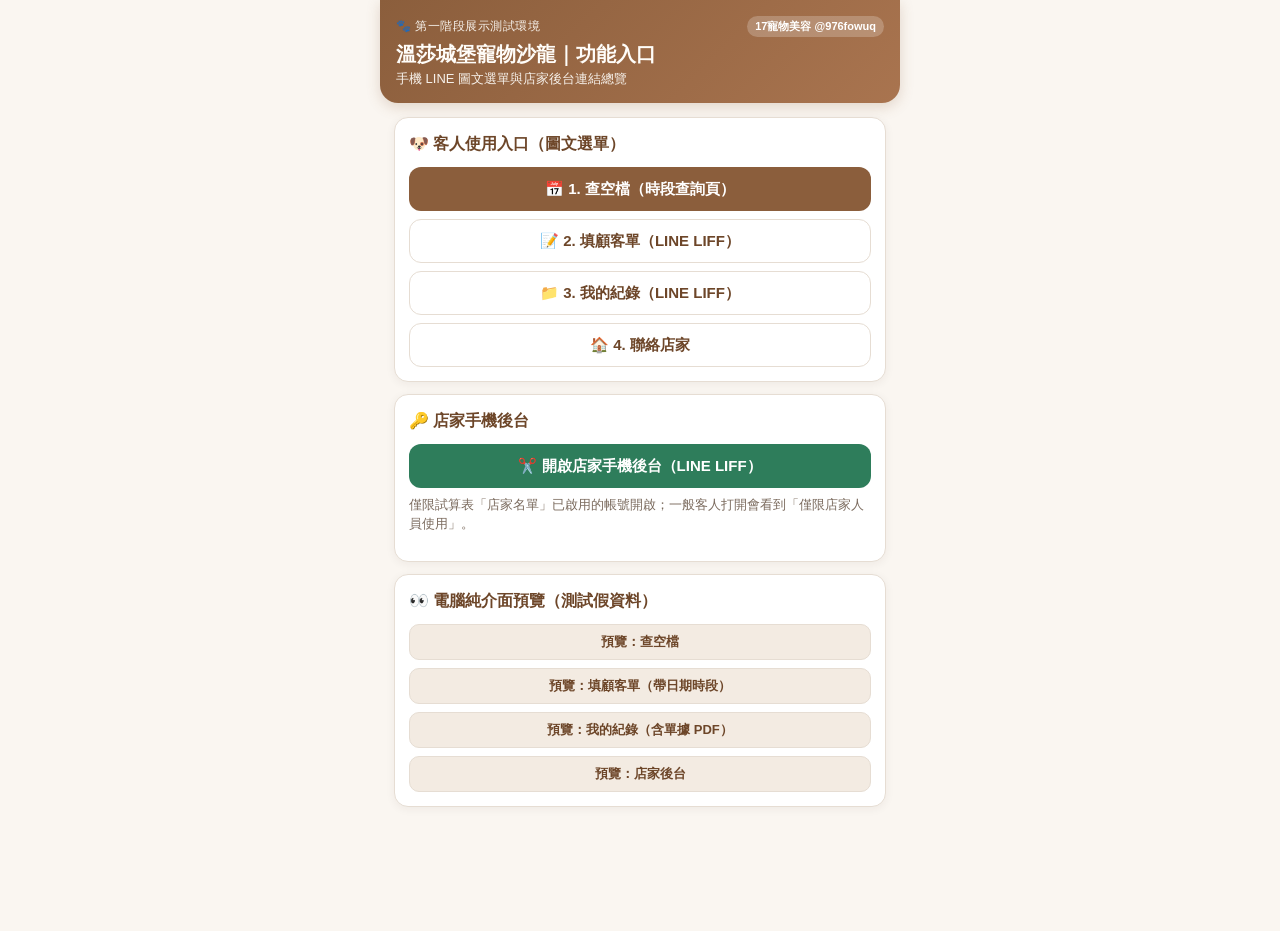
<file: index.html>
<!DOCTYPE html>
<html lang="zh-Hant-TW">
<head>
  <meta charset="UTF-8">
  <meta name="viewport" content="width=device-width, initial-scale=1.0">
  <title>17寵物美容測試站｜溫莎城堡寵物沙龍</title>
  <link rel="stylesheet" href="./shared/common.css">
</head>
<body>
  <div class="app-shell">
    <header class="app-header">
      <div class="header-top">
        <span class="brand-tag">🐾 第一階段展示測試環境</span>
        <span class="mock-badge">17寵物美容 @976fowuq</span>
      </div>
      <h1 class="header-title">溫莎城堡寵物沙龍｜功能入口</h1>
      <p class="header-sub">手機 LINE 圖文選單與店家後台連結總覽</p>
    </header>

    <main class="page-body">
      <div class="card">
        <h2 class="card-title">🐶 客人使用入口（圖文選單）</h2>
        <div class="btn-row" style="flex-direction: column;">
          <a class="btn btn-primary" href="./liff/pet-slots/">📅 1. 查空檔（時段查詢頁）</a>
          <a class="btn btn-outline" href="https://liff.line.me/2012766085-snrHWolN">📝 2. 填顧客單（LINE LIFF）</a>
          <a class="btn btn-outline" href="https://liff.line.me/2012766085-NLzSCnBq">📁 3. 我的紀錄（LINE LIFF）</a>
          <a class="btn btn-outline" href="./info/">🏠 4. 聯絡店家</a>
        </div>
      </div>

      <div class="card">
        <h2 class="card-title">🔑 店家手機後台</h2>
        <div class="btn-row" style="flex-direction: column;">
          <a class="btn btn-green" href="https://liff.line.me/2012766085-eJj990Rh">✂️ 開啟店家手機後台（LINE LIFF）</a>
        </div>
        <p class="field-hint" style="margin-top: 8px;">僅限試算表「店家名單」已啟用的帳號開啟；一般客人打開會看到「僅限店家人員使用」。</p>
      </div>

      <div class="card">
        <h2 class="card-title">👀 電腦純介面預覽（測試假資料）</h2>
        <div class="btn-row" style="flex-direction: column;">
          <a class="btn btn-secondary btn-sm" href="./liff/pet-slots/?mock=1">預覽：查空檔</a>
          <a class="btn btn-secondary btn-sm" href="./liff/pet-form/?mock=1&date=2026-12-01&time=14%3A00">預覽：填顧客單（帶日期時段）</a>
          <a class="btn btn-secondary btn-sm" href="./liff/pet-records/?mock=1">預覽：我的紀錄（含單據 PDF）</a>
          <a class="btn btn-secondary btn-sm" href="./liff/pet-staff/?mock=1&role=staff">預覽：店家後台</a>
        </div>
      </div>
    </main>
  </div>
</body>
</html>
</file>
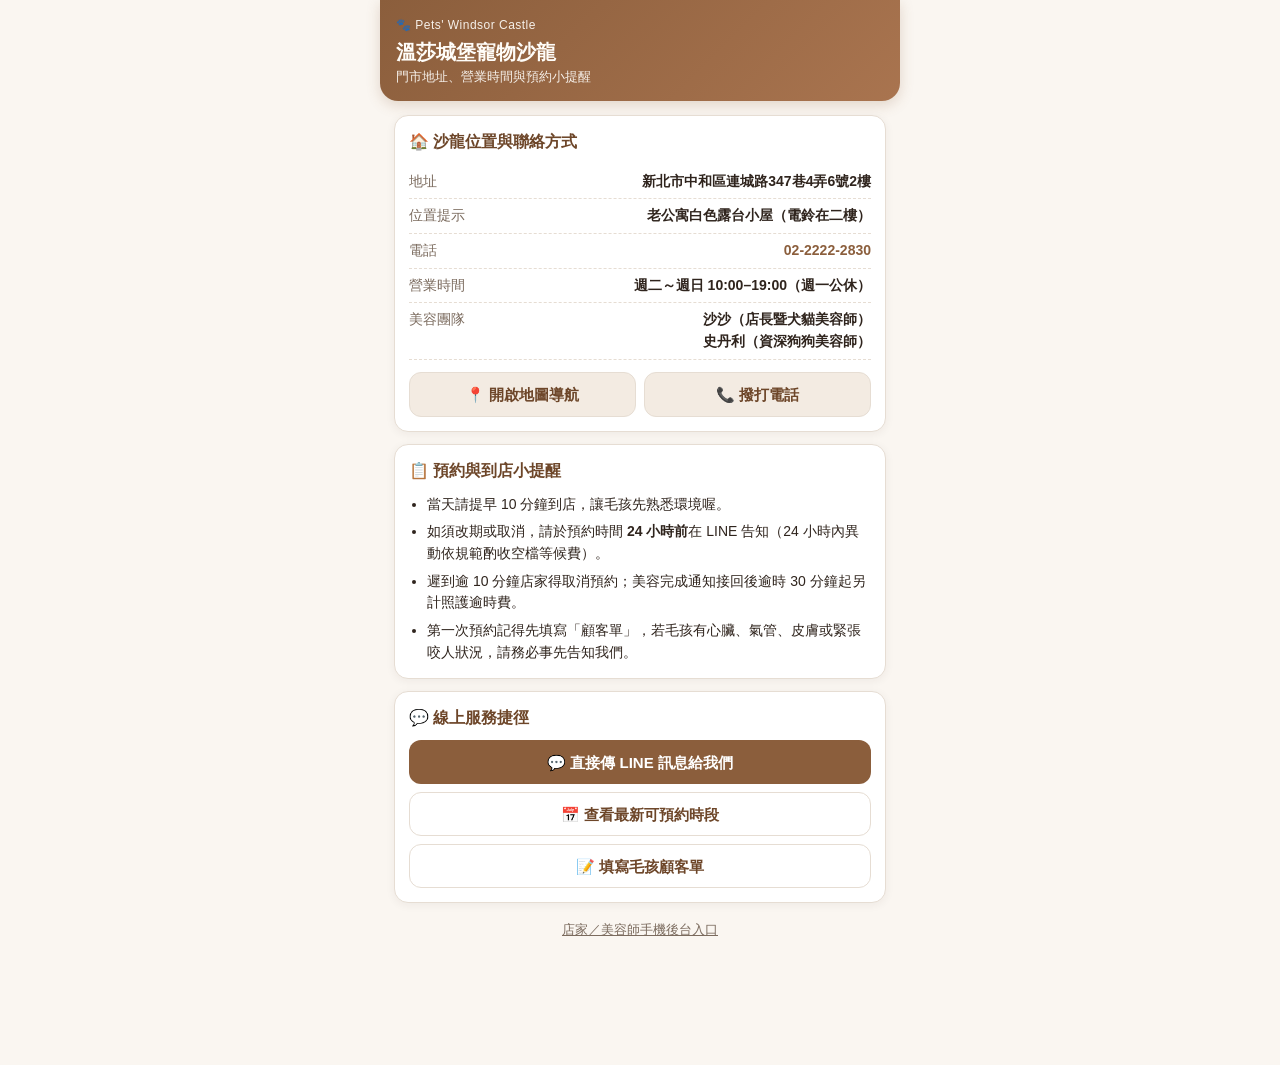
<file: info/index.html>
<!DOCTYPE html>
<html lang="zh-Hant-TW">
<head>
  <meta charset="UTF-8">
  <meta name="viewport" content="width=device-width, initial-scale=1.0, maximum-scale=1.0, user-scalable=no">
  <title>聯絡店家｜溫莎城堡寵物沙龍</title>
  <link rel="stylesheet" href="../shared/common.css">
</head>
<body>
  <div class="app-shell">
    <header class="app-header">
      <div class="header-top">
        <span class="brand-tag">🐾 Pets' Windsor Castle</span>
      </div>
      <h1 class="header-title">溫莎城堡寵物沙龍</h1>
      <p class="header-sub">門市地址、營業時間與預約小提醒</p>
    </header>

    <main class="page-body">
      <div class="card">
        <h2 class="card-title">🏠 沙龍位置與聯絡方式</h2>
        <div class="summary-row">
          <span class="summary-k">地址</span>
          <span class="summary-v" id="infoAddress">新北市中和區連城路347巷4弄6號2樓</span>
        </div>
        <div class="summary-row">
          <span class="summary-k">位置提示</span>
          <span class="summary-v">老公寓白色露台小屋（電鈴在二樓）</span>
        </div>
        <div class="summary-row">
          <span class="summary-k">電話</span>
          <span class="summary-v"><a href="tel:0222222830">02-2222-2830</a></span>
        </div>
        <div class="summary-row">
          <span class="summary-k">營業時間</span>
          <span class="summary-v">週二～週日 10:00–19:00（週一公休）</span>
        </div>
        <div class="summary-row">
          <span class="summary-k">美容團隊</span>
          <span class="summary-v">沙沙（店長暨犬貓美容師）<br>史丹利（資深狗狗美容師）</span>
        </div>
        <div class="btn-row" style="margin-top: 12px;">
          <a class="btn btn-secondary" href="https://maps.google.com/?q=新北市中和區連城路347巷4弄6號2樓" target="_blank" rel="noopener">📍 開啟地圖導航</a>
          <a class="btn btn-secondary" href="tel:0222222830">📞 撥打電話</a>
        </div>
      </div>

      <div class="card">
        <h2 class="card-title">📋 預約與到店小提醒</h2>
        <ul style="margin: 0; padding-left: 18px; font-size: 14px; color: var(--text);">
          <li style="margin-bottom: 6px;">當天請提早 10 分鐘到店，讓毛孩先熟悉環境喔。</li>
          <li style="margin-bottom: 6px;">如須改期或取消，請於預約時間 <strong>24 小時前</strong>在 LINE 告知（24 小時內異動依規範酌收空檔等候費）。</li>
          <li style="margin-bottom: 6px;">遲到逾 10 分鐘店家得取消預約；美容完成通知接回後逾時 30 分鐘起另計照護逾時費。</li>
          <li>第一次預約記得先填寫「顧客單」，若毛孩有心臟、氣管、皮膚或緊張咬人狀況，請務必事先告知我們。</li>
        </ul>
      </div>

      <div class="card">
        <h2 class="card-title">💬 線上服務捷徑</h2>
        <div class="btn-row" style="flex-direction: column;">
          <a class="btn btn-primary" id="btnChatLine" href="#">💬 直接傳 LINE 訊息給我們</a>
          <a class="btn btn-outline" id="btnToSlots" href="../liff/pet-slots/">📅 查看最新可預約時段</a>
          <a class="btn btn-outline" id="btnToForm" href="https://liff.line.me/2012766085-snrHWolN">📝 填寫毛孩顧客單</a>
        </div>
      </div>

      <p style="text-align: center; margin-top: 18px; font-size: 12.5px; color: var(--muted);">
        <a id="staffEntryLink" href="https://liff.line.me/2012766085-eJj990Rh" style="color: var(--muted); text-decoration: underline;">
          店家／美容師手機後台入口
        </a>
      </p>
    </main>
  </div>

  <script src="../shared/config.js"></script>
  <script src="../shared/api.js"></script>
  <script src="./app.js"></script>
</body>
</html>
</file>
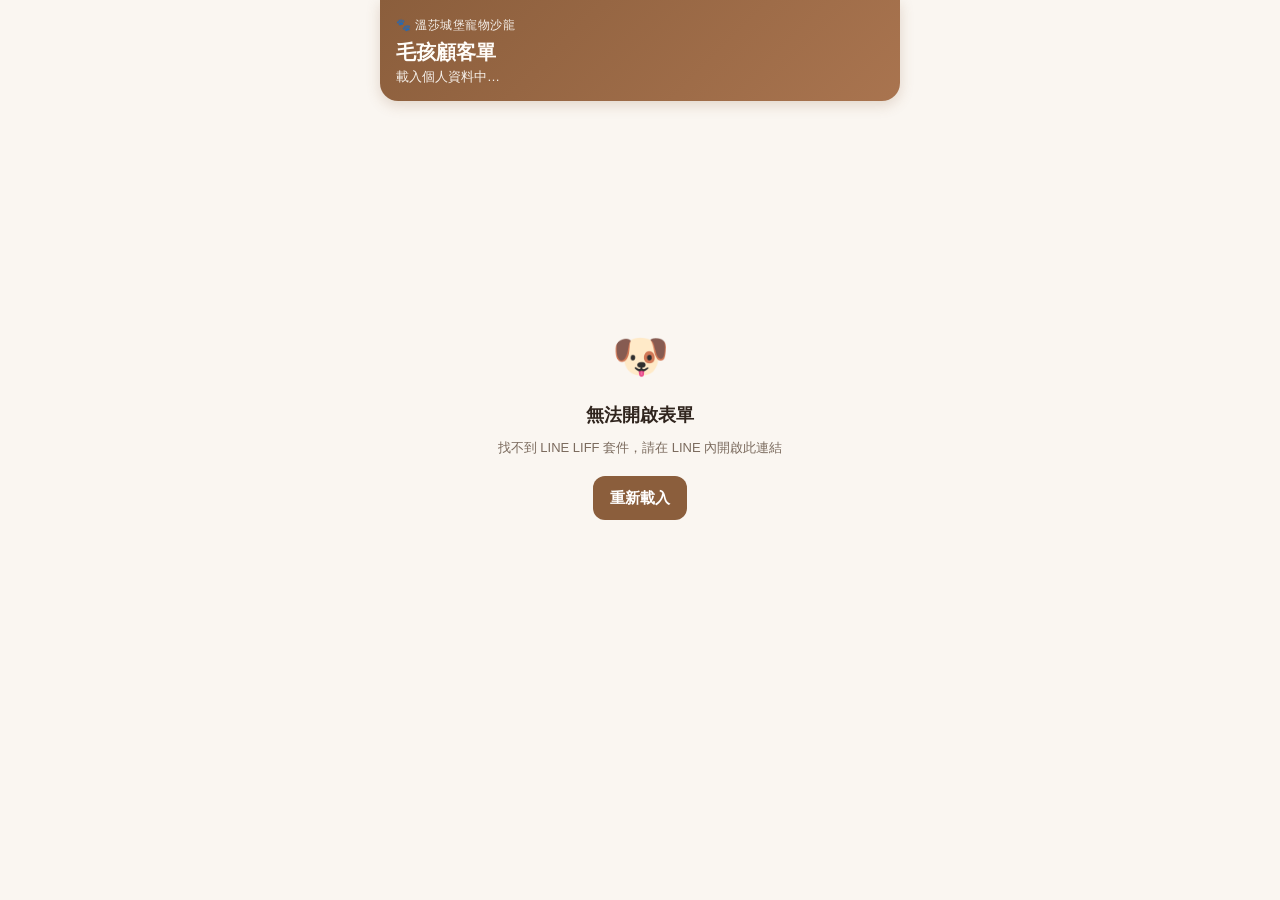
<file: liff/pet-form/index.html>
<!DOCTYPE html>
<html lang="zh-Hant-TW">
<head>
  <meta charset="UTF-8">
  <meta name="viewport" content="width=device-width, initial-scale=1, viewport-fit=cover">
  <meta name="robots" content="noindex, nofollow">
  <meta http-equiv="Content-Security-Policy" content="default-src 'self'; script-src 'self' https://static.line-scdn.net https://liffsdk.line-scdn.net; style-src 'self' 'unsafe-inline'; img-src 'self' data: blob:; connect-src 'self' https://idly-junction-altitude.ngrok-free.dev https://script.google.com https://script.googleusercontent.com https://api.line.me https://*.line.me https://*.line-scdn.net https://uts-front.line-apps.com; object-src 'none'; base-uri 'none'">
  <title>填寫顧客單｜溫莎城堡寵物沙龍</title>
  <link rel="stylesheet" href="../../shared/common.css">
</head>
<body>
  <div class="app-shell">
    <header class="app-header">
      <div class="header-top">
        <span class="brand-tag">🐾 溫莎城堡寵物沙龍</span>
        <span class="mock-badge hidden" id="mockBadge">預覽模式</span>
      </div>
      <h1 class="header-title">毛孩顧客單</h1>
      <p class="header-sub" id="stepSubtitle">載入個人資料中…</p>
    </header>

    <main class="page-body" id="formMain"></main>
  </div>

  <script src="https://static.line-scdn.net/liff/edge/2/sdk.js"></script>
  <script src="../../shared/config.js"></script>
  <script src="../../shared/api.js"></script>
  <script src="./app.js"></script>
</body>
</html>
</file>
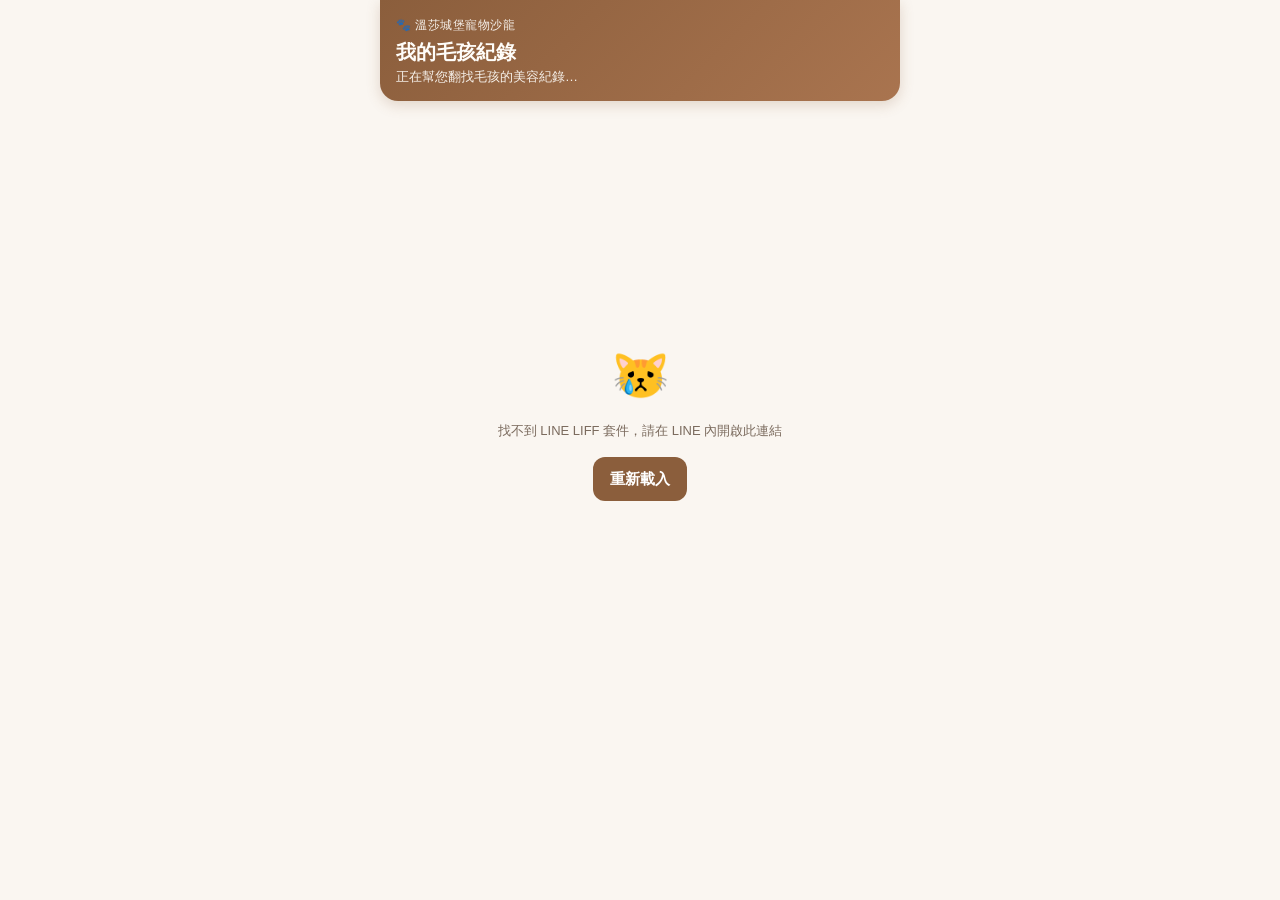
<file: liff/pet-records/index.html>
<!DOCTYPE html>
<html lang="zh-Hant-TW">
<head>
  <meta charset="UTF-8">
  <meta name="viewport" content="width=device-width, initial-scale=1, viewport-fit=cover">
  <meta name="robots" content="noindex, nofollow">
  <meta http-equiv="Content-Security-Policy" content="default-src 'self'; script-src 'self' https://static.line-scdn.net https://liffsdk.line-scdn.net https://cdn.jsdelivr.net; style-src 'self' 'unsafe-inline'; img-src 'self' data: blob:; connect-src 'self' https://idly-junction-altitude.ngrok-free.dev https://script.google.com https://script.googleusercontent.com https://api.line.me https://*.line.me https://*.line-scdn.net https://uts-front.line-apps.com https://cdn.jsdelivr.net; object-src 'none'; base-uri 'none'">
  <title>我的紀錄｜溫莎城堡寵物沙龍</title>
  <link rel="stylesheet" href="../../shared/common.css">
</head>
<body>
  <div class="app-shell">
    <header class="app-header">
      <div class="header-top">
        <span class="brand-tag">🐾 溫莎城堡寵物沙龍</span>
        <span class="mock-badge hidden" id="mockBadge">預覽模式</span>
      </div>
      <h1 class="header-title">我的毛孩紀錄</h1>
      <p class="header-sub" id="recordsSubtitle">正在開啟您的紀錄…</p>
    </header>

    <main class="page-body" id="recordsMain"></main>
  </div>

  <script src="https://static.line-scdn.net/liff/edge/2/sdk.js"></script>
  <script src="../../shared/config.js"></script>
  <script src="../../shared/api.js"></script>
  <script src="../../shared/booking-pay.js"></script>
  <script src="../../shared/pdf-viewer.js"></script>
  <script src="./app.js"></script>
</body>
</html>
</file>
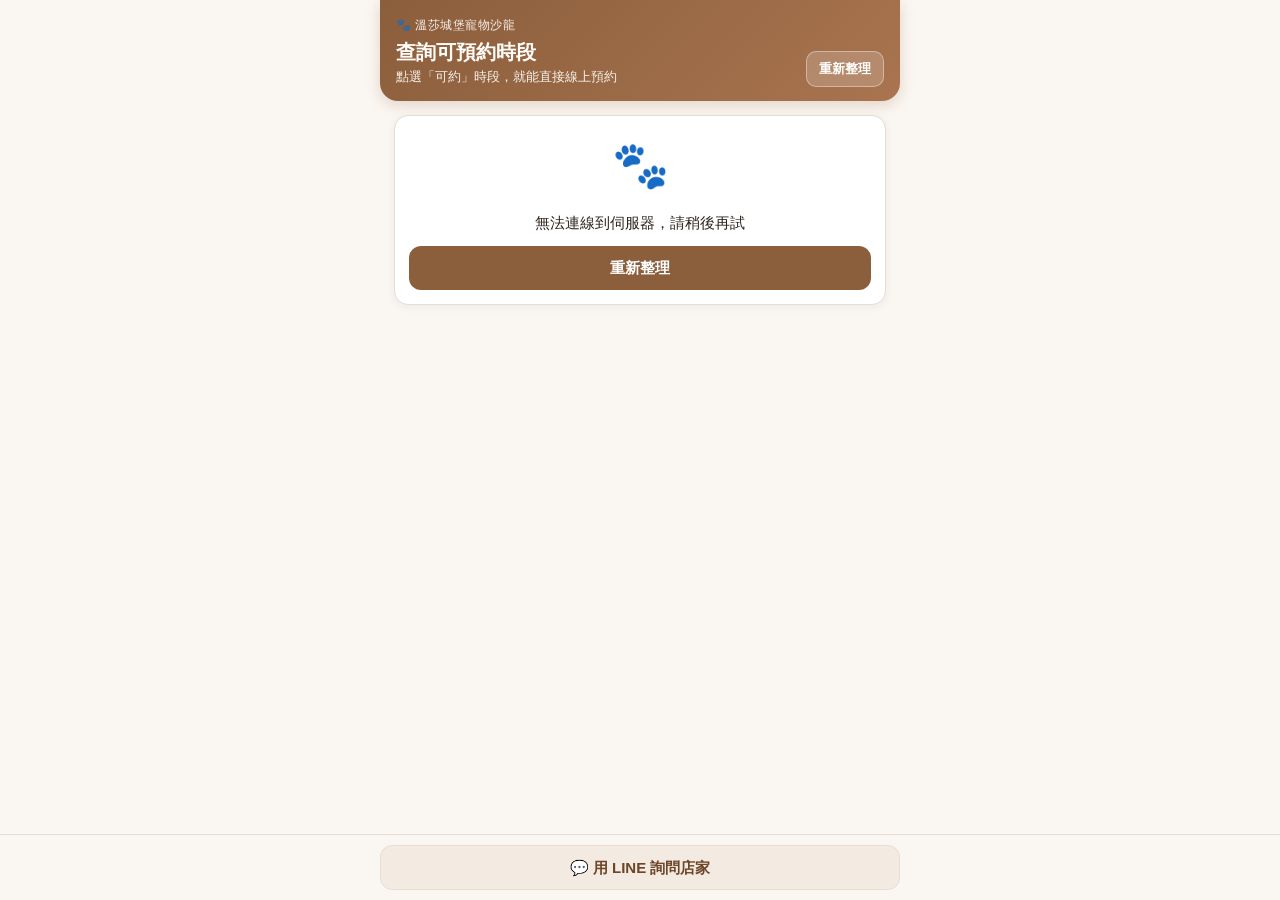
<file: liff/pet-slots/index.html>
<!DOCTYPE html>
<html lang="zh-Hant-TW">
<head>
  <meta charset="UTF-8">
  <meta name="viewport" content="width=device-width, initial-scale=1, viewport-fit=cover">
  <meta name="robots" content="noindex, nofollow">
  <meta http-equiv="Content-Security-Policy" content="default-src 'self'; script-src 'self' https://static.line-scdn.net https://liffsdk.line-scdn.net; style-src 'self' 'unsafe-inline'; img-src 'self' data:; connect-src 'self' https://idly-junction-altitude.ngrok-free.dev https://script.google.com https://script.googleusercontent.com https://api.line.me https://*.line.me https://*.line-scdn.net https://uts-front.line-apps.com; object-src 'none'; base-uri 'none'">
  <title>查空檔與預約｜溫莎城堡寵物沙龍</title>
  <link rel="stylesheet" href="../../shared/common.css">
</head>
<body>
  <div class="app-shell">
    <header class="app-header">
      <div class="header-top">
        <span class="brand-tag">🐾 溫莎城堡寵物沙龍</span>
        <span class="mock-badge hidden" id="mockBadge">預覽模式</span>
      </div>
      <div style="display:flex;justify-content:space-between;align-items:flex-end;gap:8px;">
        <div>
          <h1 class="header-title" id="headerTitle">查詢可預約時段</h1>
          <p class="header-sub" id="headerSub">點選「可約」時段，就能直接線上預約</p>
        </div>
        <button type="button" class="btn btn-outline btn-sm" id="btnRefresh" style="background:rgba(255,255,255,0.18);color:#FFF;border-color:rgba(255,255,255,0.38);">重新整理</button>
      </div>
    </header>

    <main class="page-body" id="slotsMain"></main>

    <div class="sticky-footer">
      <div class="sticky-footer-inner" id="footerInner"></div>
    </div>
  </div>

  <script src="https://static.line-scdn.net/liff/edge/2/sdk.js"></script>
  <script src="../../shared/config.js"></script>
  <script src="../../shared/api.js"></script>
  <script src="../../shared/booking-pay.js"></script>
  <script src="./app.js"></script>
</body>
</html>
</file>
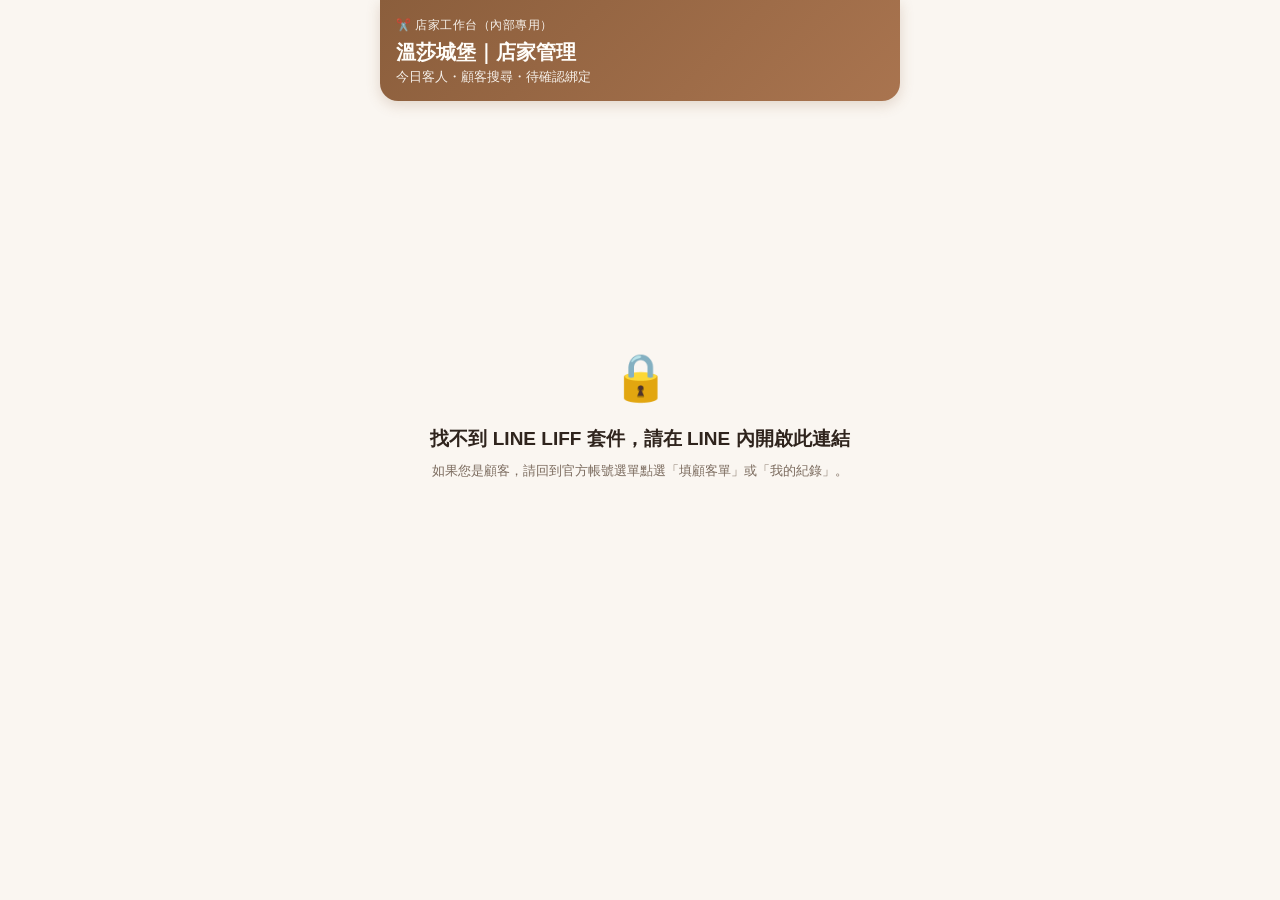
<file: liff/pet-staff/index.html>
<!DOCTYPE html>
<html lang="zh-Hant-TW">
<head>
  <meta charset="UTF-8">
  <meta name="viewport" content="width=device-width, initial-scale=1, viewport-fit=cover">
  <meta name="robots" content="noindex, nofollow">
  <meta http-equiv="Content-Security-Policy" content="default-src 'self'; script-src 'self' https://static.line-scdn.net https://liffsdk.line-scdn.net https://cdn.jsdelivr.net; style-src 'self' 'unsafe-inline'; img-src 'self' data: blob:; connect-src 'self' https://idly-junction-altitude.ngrok-free.dev https://script.google.com https://script.googleusercontent.com https://api.line.me https://*.line.me https://*.line-scdn.net https://uts-front.line-apps.com https://cdn.jsdelivr.net; object-src 'none'; base-uri 'none'">
  <title>店家後台｜溫莎城堡寵物沙龍</title>
  <link rel="stylesheet" href="../../shared/common.css">
</head>
<body>
  <div class="app-shell">
    <header class="app-header">
      <div class="header-top">
        <span class="brand-tag">✂️ 店家工作台（內部專用）</span>
        <span class="mock-badge hidden" id="mockBadge">預覽模式</span>
      </div>
      <h1 class="header-title">溫莎城堡｜店家管理</h1>
      <p class="header-sub">今日客人・顧客搜尋・待確認綁定</p>
    </header>

    <main class="page-body" id="staffMain"></main>

    <nav class="bottom-nav hidden" id="staffBottomNav">
      <div class="bottom-nav-inner">
        <button type="button" class="nav-tab active" data-tab="today">
          <span class="nav-icon">📅</span>
          <span>今日客人</span>
        </button>
        <button type="button" class="nav-tab" data-tab="bookings">
          <span class="nav-icon">📥</span>
          <span>新預約</span>
          <span class="nav-badge hidden" id="navBookingBadge">0</span>
        </button>
        <button type="button" class="nav-tab" data-tab="search">
          <span class="nav-icon">🔍</span>
          <span>搜尋</span>
        </button>
        <button type="button" class="nav-tab" data-tab="pending">
          <span class="nav-icon">⚠️</span>
          <span>待確認</span>
          <span class="nav-badge hidden" id="navPendingBadge">0</span>
        </button>
        <button type="button" class="nav-tab" data-tab="customer_menu">
          <span class="nav-icon">👀</span>
          <span>客人選單</span>
        </button>
      </div>
    </nav>
  </div>

  <script src="https://static.line-scdn.net/liff/edge/2/sdk.js"></script>
  <script src="../../shared/config.js"></script>
  <script src="../../shared/api.js"></script>
  <script src="../../shared/pdf-viewer.js"></script>
  <script src="./app.js"></script>
</body>
</html>
</file>
<file: shared/common.css>
:root {
  --bg: #FAF6F1;
  --surface: #FFFFFF;
  --surface-soft: #F3EBE2;
  --primary: #8B5E3C;
  --primary-dark: #6D4629;
  --accent: #C88A5B;
  --green: #2E7D5B;
  --green-bg: #EBF7F1;
  --red: #C93B3B;
  --red-bg: #FDF0F0;
  --amber: #B45309;
  --amber-bg: #FEF3C7;
  --border: #E6DDD3;
  --text: #2F241D;
  --muted: #7B6B5E;
  --radius: 14px;
  --shadow: 0 2px 10px rgba(47, 36, 29, 0.06);
}

* {
  box-sizing: border-box;
  -webkit-tap-highlight-color: transparent;
}

html, body {
  margin: 0;
  padding: 0;
  background: var(--bg);
  color: var(--text);
  font-family: -apple-system, BlinkMacSystemFont, "PingFang TC", "Noto Sans TC", "Microsoft JhengHei", sans-serif;
  font-size: 15px;
  line-height: 1.55;
  overflow-x: hidden;
  -webkit-text-size-adjust: 100%;
}

a {
  color: var(--primary);
  text-decoration: none;
}

.app-shell {
  width: 100%;
  max-width: 520px;
  min-height: 100vh;
  margin: 0 auto;
  padding-bottom: 92px;
}

.app-header {
  background: linear-gradient(135deg, #8B5E3C 0%, #A9744F 100%);
  color: #FFFDF9;
  padding: 16px 16px 14px;
  border-bottom-left-radius: 18px;
  border-bottom-right-radius: 18px;
  box-shadow: 0 4px 14px rgba(139, 94, 60, 0.22);
}

.header-top {
  display: flex;
  align-items: center;
  justify-content: space-between;
  gap: 8px;
}

.brand-tag {
  font-size: 12px;
  opacity: 0.92;
  letter-spacing: 0.04em;
}

.mock-badge {
  display: inline-block;
  background: rgba(255, 255, 255, 0.22);
  color: #FFF;
  font-size: 11px;
  padding: 2px 8px;
  border-radius: 999px;
  font-weight: 600;
}

.header-title {
  margin: 4px 0 2px;
  font-size: 20px;
  font-weight: 700;
  line-height: 1.3;
}

.header-sub {
  margin: 0;
  font-size: 13px;
  opacity: 0.92;
}

.page-body {
  padding: 14px 14px 20px;
}

.card {
  background: var(--surface);
  border: 1px solid var(--border);
  border-radius: var(--radius);
  padding: 14px;
  margin-bottom: 12px;
  box-shadow: var(--shadow);
}

.card-title {
  margin: 0 0 10px;
  font-size: 16px;
  font-weight: 700;
  color: var(--primary-dark);
  display: flex;
  align-items: center;
  justify-content: space-between;
  gap: 8px;
}

.notice-banner {
  background: #FFF9F2;
  border: 1px solid #F0DFC8;
  color: var(--text);
  border-radius: 12px;
  padding: 11px 12px;
  font-size: 13.5px;
  margin-bottom: 12px;
}

.alert-box {
  background: var(--red-bg);
  border: 1.5px solid #F3B9B9;
  color: #931F1F;
  border-radius: 12px;
  padding: 11px 12px;
  margin-bottom: 10px;
}

.alert-box-title {
  font-weight: 700;
  font-size: 13.5px;
  margin-bottom: 4px;
  display: flex;
  align-items: center;
  justify-content: space-between;
  gap: 8px;
}

.alert-box-body {
  font-size: 14px;
  white-space: pre-line;
}

.pref-box {
  background: var(--surface-soft);
  border: 1px solid var(--border);
  border-radius: 12px;
  padding: 10px 12px;
  margin-bottom: 10px;
  font-size: 13.5px;
  white-space: pre-line;
}

.muted {
  color: var(--muted);
  font-size: 13px;
}

/* 按鈕（最低 44px 好點擊） */
.btn {
  display: inline-flex;
  align-items: center;
  justify-content: center;
  gap: 6px;
  min-height: 44px;
  padding: 10px 16px;
  border-radius: 12px;
  border: 1px solid transparent;
  font-size: 15px;
  font-weight: 600;
  font-family: inherit;
  cursor: pointer;
  transition: transform 0.08s ease, opacity 0.15s ease, background 0.15s ease;
  text-align: center;
}

.btn:active:not(:disabled) {
  transform: scale(0.98);
}

.btn:disabled {
  opacity: 0.48;
  cursor: not-allowed;
}

.btn-block {
  width: 100%;
}

.btn-primary {
  background: var(--primary);
  color: #FFFFFF;
}

.btn-primary:hover:not(:disabled) {
  background: var(--primary-dark);
}

.btn-green {
  background: var(--green);
  color: #FFFFFF;
}

.btn-secondary {
  background: var(--surface-soft);
  color: var(--primary-dark);
  border-color: var(--border);
}

.btn-outline {
  background: #FFFFFF;
  color: var(--primary-dark);
  border-color: var(--border);
}

.btn-danger {
  background: var(--red-bg);
  color: var(--red);
  border-color: #F3B9B9;
}

.btn-sm {
  min-height: 36px;
  padding: 6px 12px;
  font-size: 13px;
  border-radius: 10px;
}

.btn-row {
  display: flex;
  gap: 8px;
  flex-wrap: wrap;
}

.btn-row > .btn {
  flex: 1 1 0;
}

/* 表單元件 */
.form-group {
  margin-bottom: 13px;
}

.form-label {
  display: block;
  font-size: 14px;
  font-weight: 600;
  margin-bottom: 6px;
  color: var(--text);
}

.req-star {
  color: var(--red);
  margin-left: 2px;
}

.field-hint {
  font-size: 12.5px;
  color: var(--muted);
  margin-top: 4px;
}

.form-input,
.form-select,
.form-textarea {
  width: 100%;
  min-height: 44px;
  padding: 10px 12px;
  border: 1.5px solid var(--border);
  border-radius: 11px;
  background: #FFFFFF;
  color: var(--text);
  font-size: 15px;
  font-family: inherit;
  appearance: none;
}

.form-input:focus,
.form-select:focus,
.form-textarea:focus {
  outline: none;
  border-color: var(--primary);
  box-shadow: 0 0 0 3px rgba(139, 94, 60, 0.14);
}

.form-textarea {
  min-height: 82px;
  resize: vertical;
}

.chips-grid {
  display: flex;
  flex-wrap: wrap;
  gap: 8px;
}

.chip {
  min-height: 44px;
  padding: 8px 14px;
  border-radius: 11px;
  border: 1.5px solid var(--border);
  background: #FFFFFF;
  color: var(--text);
  font-size: 14px;
  font-weight: 500;
  font-family: inherit;
  cursor: pointer;
  display: inline-flex;
  align-items: center;
  justify-content: center;
  gap: 4px;
}

.chip.selected {
  background: var(--primary);
  border-color: var(--primary);
  color: #FFFFFF;
  font-weight: 600;
}

.chip-sm {
  min-height: 36px;
  padding: 6px 11px;
  font-size: 13px;
}

/* 步驟進度條 */
.stepper {
  display: flex;
  gap: 6px;
  margin-bottom: 12px;
}

.step-bar {
  flex: 1;
  height: 6px;
  border-radius: 99px;
  background: var(--border);
}

.step-bar.done {
  background: var(--accent);
}

.step-bar.active {
  background: var(--primary);
}

/* 時段查詢日曆條與時段格 */
.date-strip {
  display: flex;
  gap: 8px;
  overflow-x: auto;
  padding: 2px 2px 8px;
  margin: 0 -2px 10px;
  scrollbar-width: none;
}

.date-strip::-webkit-scrollbar {
  display: none;
}

.date-pill {
  flex: 0 0 auto;
  min-width: 64px;
  min-height: 68px;
  padding: 8px 10px;
  border-radius: 13px;
  border: 1.5px solid var(--border);
  background: #FFFFFF;
  color: var(--text);
  display: flex;
  flex-direction: column;
  align-items: center;
  justify-content: center;
  gap: 2px;
  cursor: pointer;
  font-family: inherit;
}

.date-pill.active {
  background: var(--primary);
  border-color: var(--primary);
  color: #FFFFFF;
}

.date-pill.closed {
  background: #F4EFEA;
  color: var(--muted);
}

.date-pill.closed.active {
  background: #8D7E71;
  border-color: #8D7E71;
  color: #FFFFFF;
}

.date-md {
  font-size: 14px;
  font-weight: 700;
}

.date-wd {
  font-size: 12px;
  opacity: 0.85;
}

.dot-indicator {
  width: 7px;
  height: 7px;
  border-radius: 50%;
  margin-top: 2px;
}

.dot-avail {
  background: var(--green);
}

.date-pill.active .dot-avail {
  background: #A7F3D0;
}

.dot-closed {
  background: transparent;
}

.slots-grid {
  display: grid;
  grid-template-columns: repeat(2, 1fr);
  gap: 10px;
}

.slot-card {
  min-height: 60px;
  border-radius: 13px;
  border: 1.5px solid var(--border);
  padding: 10px 12px;
  display: flex;
  align-items: center;
  justify-content: space-between;
  gap: 6px;
}

.slot-time {
  font-size: 17px;
  font-weight: 700;
}

.slot-badge {
  font-size: 12px;
  font-weight: 700;
  padding: 3px 8px;
  border-radius: 999px;
}

.slot-available {
  background: #FFFFFF;
  border-color: #9BD4B8;
  color: var(--text);
}

.slot-available .slot-badge {
  background: var(--green-bg);
  color: var(--green);
}

.slot-full {
  background: #EFEBE6;
  border-color: #E2DBD3;
  color: #8C7F74;
}

.slot-full .slot-badge {
  background: #E2DBD3;
  color: #6B5F55;
}

.slot-unavailable {
  background: #F7F4F0;
  border-color: #EFEAE4;
  color: #B4A89D;
}

.slot-unavailable .slot-badge {
  background: transparent;
  color: #B4A89D;
}

/* 標籤、統計格、卡片清單 */
.pill {
  display: inline-block;
  font-size: 12px;
  font-weight: 600;
  padding: 2px 8px;
  border-radius: 999px;
  background: var(--surface-soft);
  color: var(--primary-dark);
}

.pill-green {
  background: var(--green-bg);
  color: var(--green);
}

.pill-red {
  background: var(--red-bg);
  color: var(--red);
}

.pill-amber {
  background: var(--amber-bg);
  color: var(--amber);
}

.stats-grid {
  display: grid;
  grid-template-columns: repeat(2, 1fr);
  gap: 8px;
  margin-bottom: 12px;
}

.stat-tile {
  background: var(--surface-soft);
  border-radius: 12px;
  padding: 10px;
}

.stat-label {
  font-size: 12px;
  color: var(--muted);
}

.stat-value {
  font-size: 16px;
  font-weight: 700;
  color: var(--text);
  margin-top: 2px;
}

/* 固定底部列 */
.sticky-footer {
  position: fixed;
  left: 0;
  right: 0;
  bottom: 0;
  background: rgba(250, 246, 241, 0.96);
  backdrop-filter: blur(8px);
  border-top: 1px solid var(--border);
  padding: 10px 14px calc(10px + env(safe-area-inset-bottom));
  z-index: 40;
}

.sticky-footer-inner {
  max-width: 520px;
  margin: 0 auto;
  display: flex;
  gap: 8px;
}

.bottom-nav {
  position: fixed;
  left: 0;
  right: 0;
  bottom: 0;
  background: #FFFFFF;
  border-top: 1px solid var(--border);
  z-index: 40;
  padding-bottom: env(safe-area-inset-bottom);
}

.bottom-nav-inner {
  max-width: 520px;
  margin: 0 auto;
  display: flex;
}

.nav-tab {
  flex: 1;
  min-height: 56px;
  border: none;
  background: transparent;
  color: var(--muted);
  font-family: inherit;
  font-size: 12.5px;
  font-weight: 600;
  display: flex;
  flex-direction: column;
  align-items: center;
  justify-content: center;
  gap: 2px;
  position: relative;
  cursor: pointer;
}

.nav-tab.active {
  color: var(--primary);
}

.nav-icon {
  font-size: 18px;
  line-height: 1.1;
}

.nav-badge {
  position: absolute;
  top: 6px;
  right: calc(50% - 24px);
  background: var(--red);
  color: #FFFFFF;
  font-size: 11px;
  font-weight: 700;
  min-width: 18px;
  height: 18px;
  line-height: 18px;
  padding: 0 5px;
  border-radius: 999px;
}

/* 彈窗與底部抽屜 */
.modal-backdrop {
  position: fixed;
  inset: 0;
  background: rgba(30, 22, 16, 0.56);
  z-index: 90;
  display: flex;
  align-items: flex-end;
  justify-content: center;
  padding: 0;
}

.modal-sheet {
  width: 100%;
  max-width: 520px;
  max-height: 90vh;
  overflow-y: auto;
  background: #FFFFFF;
  border-top-left-radius: 18px;
  border-top-right-radius: 18px;
  padding: 16px 14px calc(18px + env(safe-area-inset-bottom));
  box-shadow: 0 -6px 24px rgba(0, 0, 0, 0.2);
}

.modal-header {
  display: flex;
  align-items: center;
  justify-content: space-between;
  gap: 8px;
  margin-bottom: 12px;
  padding-bottom: 10px;
  border-bottom: 1px solid var(--border);
}

.modal-title {
  font-size: 16px;
  font-weight: 700;
  margin: 0;
}

.pdf-canvas-wrap {
  background: #EFECE8;
  border-radius: 12px;
  padding: 10px;
  max-height: 62vh;
  overflow-y: auto;
  text-align: center;
  margin-bottom: 12px;
}

.pdf-canvas-wrap canvas {
  width: 100%;
  height: auto;
  border-radius: 6px;
  box-shadow: 0 2px 8px rgba(0, 0, 0, 0.14);
  margin-bottom: 8px;
  background: #FFFFFF;
}

/* 狀態與骨架 */
.skeleton {
  height: 76px;
  border-radius: 14px;
  background: linear-gradient(90deg, #EFE8E0 25%, #F8F4EE 50%, #EFE8E0 75%);
  background-size: 200% 100%;
  animation: shimmer 1.3s infinite;
  margin-bottom: 10px;
}

@keyframes shimmer {
  0% { background-position: 200% 0; }
  100% { background-position: -200% 0; }
}

.fullscreen-state {
  min-height: 68vh;
  display: flex;
  flex-direction: column;
  align-items: center;
  justify-content: center;
  text-align: center;
  padding: 24px 18px;
}

.state-emoji {
  font-size: 46px;
  margin-bottom: 10px;
}

.toast {
  position: fixed;
  top: 14px;
  left: 50%;
  transform: translateX(-50%);
  background: rgba(47, 36, 29, 0.94);
  color: #FFFFFF;
  padding: 10px 16px;
  border-radius: 999px;
  font-size: 13.5px;
  font-weight: 600;
  z-index: 120;
  max-width: 90vw;
  text-align: center;
  box-shadow: 0 4px 14px rgba(0, 0, 0, 0.22);
}

.summary-row {
  display: flex;
  justify-content: space-between;
  gap: 12px;
  padding: 6px 0;
  border-bottom: 1px dashed var(--border);
  font-size: 14px;
}

.summary-row:last-child {
  border-bottom: none;
}

.summary-k {
  color: var(--muted);
  flex: 0 0 auto;
}

.summary-v {
  text-align: right;
  font-weight: 600;
  word-break: break-word;
}

details.clean-details {
  background: var(--surface-soft);
  border-radius: 11px;
  padding: 10px 12px;
  margin-top: 8px;
}

details.clean-details summary {
  cursor: pointer;
  font-weight: 600;
  font-size: 13.5px;
  color: var(--primary-dark);
}

.hidden {
  display: none !important;
}

/* 查空檔：可約格子改成按鈕（可選取後預約） */
button.slot-card {
  width: 100%;
  font: inherit;
  cursor: pointer;
  text-align: left;
  -webkit-tap-highlight-color: transparent;
}
</file>
